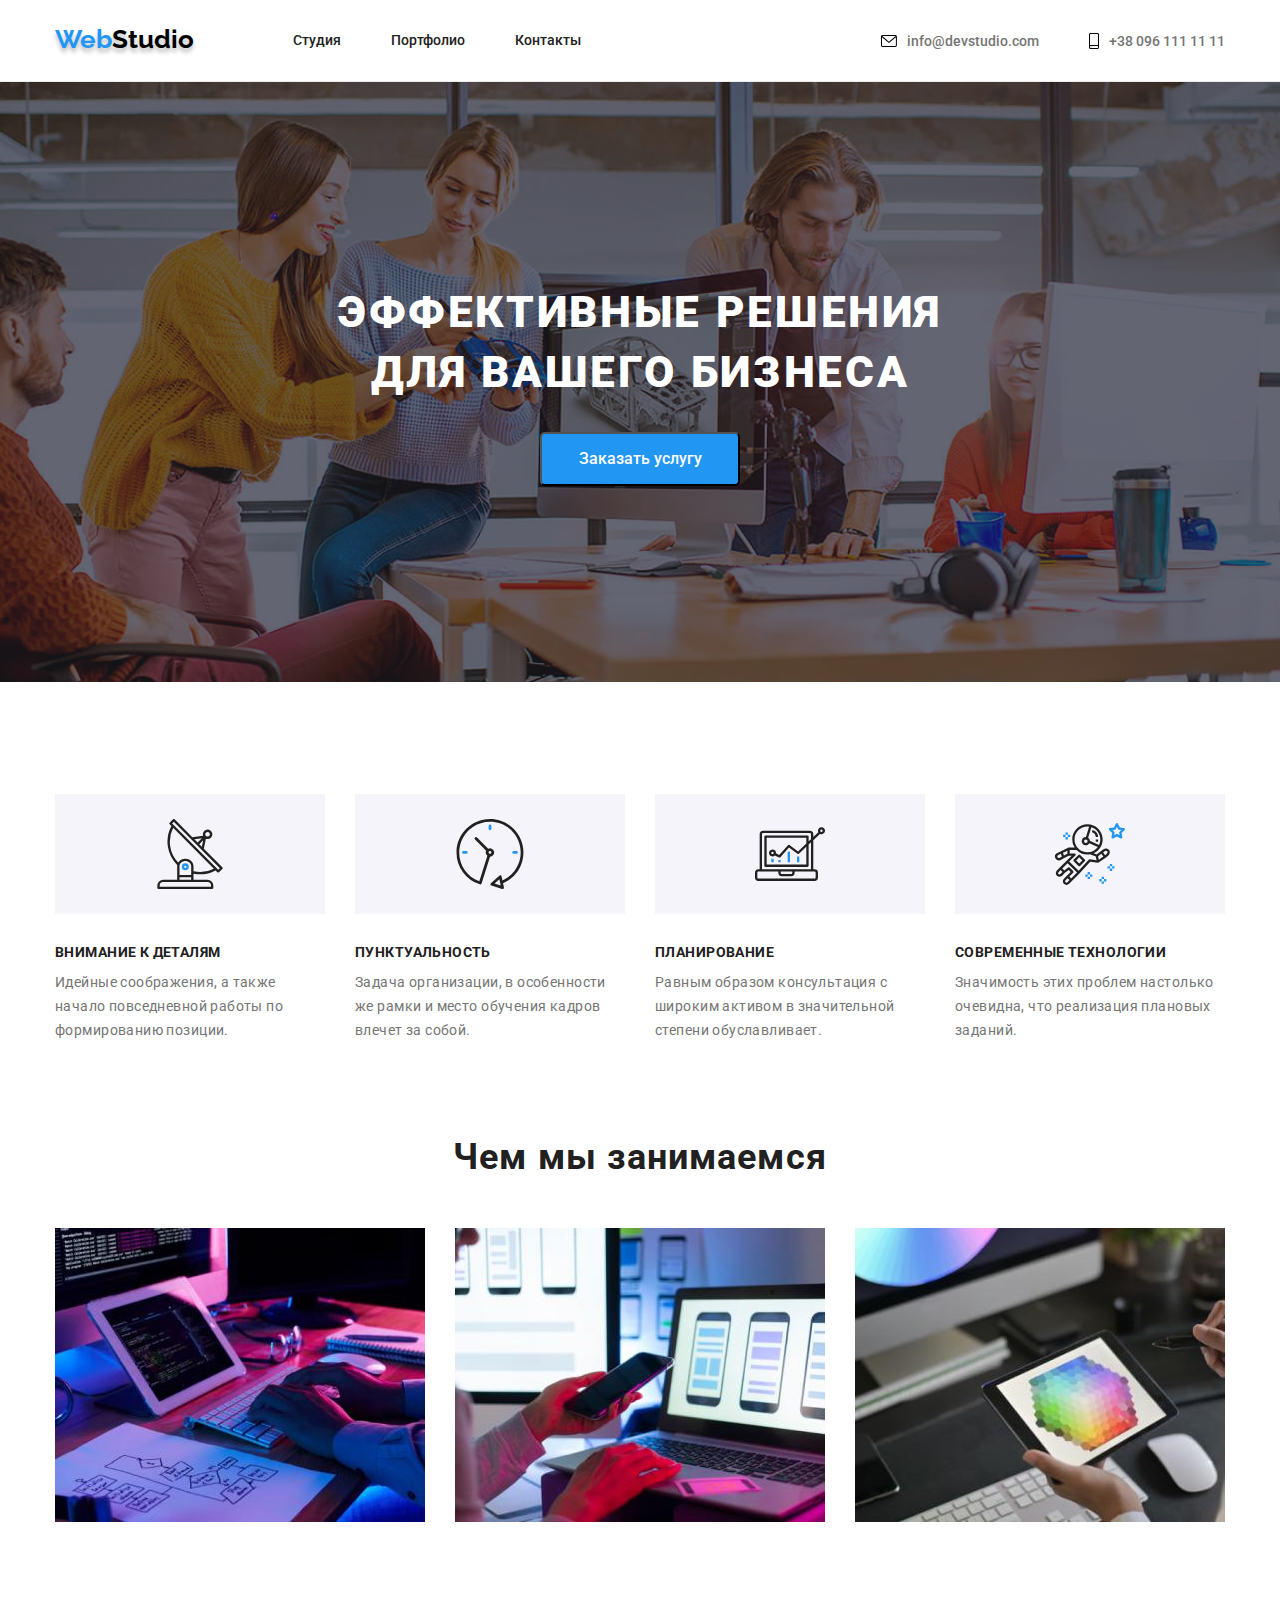
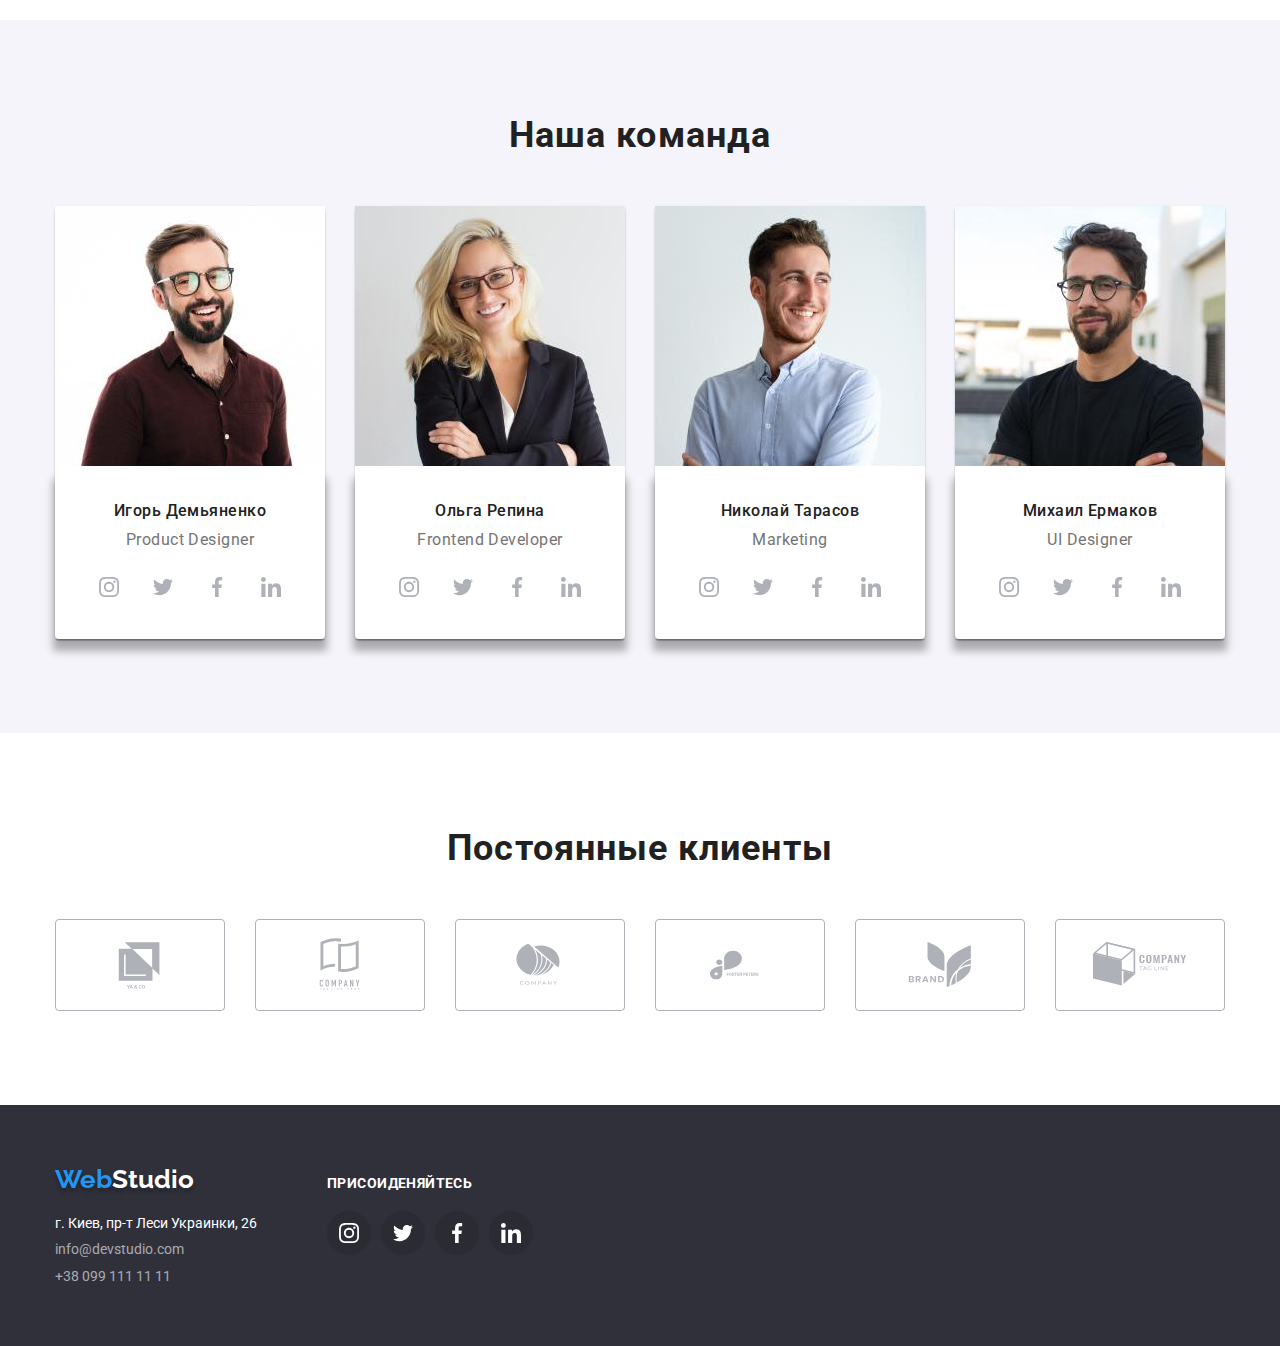
<file: index.html>
<!DOCTYPE html>
<html lang="ru">
<head>
    <meta charset="UTF-8">
    <meta http-equiv="X-UA-Compatible" content="IE=edge">
    <meta name="viewport" content="width=device-width, initial-scale=1.0">
    <title>Document</title>
    <link rel="preconnect" href="https://fonts.googleapis.com">
    <link rel="preconnect" href="https://fonts.gstatic.com" crossorigin>
    <link href="https://fonts.googleapis.com/css2?family=Roboto:wght@400;500;700;900&display=swap" rel="stylesheet">
    <link href="https://fonts.googleapis.com/css2?family=Raleway:wght@700&display=swap" rel="stylesheet">
    <link rel="stylesheet" href="https://cdnjs.cloudflare.com/ajax/libs/modern-normalize/1.0.0/modern-normalize.min.css"/>
    <link rel="stylesheet" href="./css/styles.css">
</head>
<body class="body-main">
    <!--Шапка сайта-->
    <header class="head">
            <div class="container main-nav-flex">
            <a  href="" class="title">Web<span class="accent-main">Studio</span></a>
            <nav>
            <ul class="nav">
                <li class="item"><a href="" class="headline_1">Студия</a></li>
                <li class="item"><a href="./portfolio.html" class="headline_2">Портфолио</a></li>
                <li class="item"><a href="" class="headline_3">Контакты</a></li>
            </ul>
            </nav>
            <ul class="nav-list">
                <li class="item"><a href="mailto:info@devstudio.com"  class="caption_1"  target="_blank" rel="noreferrer noopener">
                    <svg class="icon-mail"><use href="./images/icons-head.svg#mail-new"></use></svg>info@devstudio.com</a></li>
                <li class="item"><a href="tel:+380961111111" class="caption_2">
                    <svg class="icon-smartphone"><use href="./images/icons-head.svg#phone-new"></use></svg>+38 096 111 11 11</a></li>
            </ul>
        </div>
    </header>
    <main>
        <!--Герой-->
        <section class="hero overlay">
            <!-- <div class="overlay"> -->
            <div class="container">
            <h1 class="page-main">Эффективные решения <br> для вашего бизнеса</h1>
           <button type="button" class="btn-main">Заказать услугу</button>
        </div>
        </section>
        <!--Особенности-->
        <section class="hang">
            <div class="container">
            <ul class="content">
                <li class="content-li">
                    <div class="content-box">
                    <svg class="icon-antena"><use href="./images/icons.svg#antenna"></use></svg>
                </div>
                    <h3 class="main-content">Внимание к деталям</h3>
                    <p class="about-main">Идейные соображения, а также <br> начало повседневной работы по <br> формированию позиции.</p>
                </li>
                <li class="content-li">
                    <div class="content-box">
                    <svg class="icon-clock"><use href="./images/icons.svg#clock"></use></svg>
                </div>
                    <h3 class="main-content">Пунктуальность</h3>
                    <p class="about-main">Задача организации, в особенности <br> же рамки и место обучения кадров <br> влечет за собой.</p>
                </li>
                <li class="content-li">
                    <div class="content-box">
                    <svg class="icon-diagram"><use href="./images/icons.svg#diagram"></use></svg>
                </div>
                    <h3 class="main-content">Планирование</h3>
                    <p class="about-main">Равным образом консультация с <br> широким активом в значительной <br> степени обуславливает.</p>
                </li>
                <li class="content-li">
                    <div class="content-box">
                    <svg class="icon-astronaut"><use href="./images/icons.svg#astronaut"></use></svg>
                </div>
                    <h3 class="main-content">Современные технологии</h3>
                    <p class="about-main">Значимость этих проблем настолько <br> очевидна, что реализация плановых <br> заданий.</p>
                </li>
            </ul>
        </div>
        </section>
        <!--Чем занимаемся-->
        <section class="whatwedo">
            <div class="container">
            <h2 class="row-main">Чем мы занимаемся</h2>
        <ul class="content-whatwedo">
            <li class="content-li">
                <img src="./images/box-1.jpg" width="370" alt="Процес№1">
            </li>
            <li class="content-li">
                <img src="./images/box-2.jpg" width="370" alt="Процес№2">
            </li>
            <li class="content-li">
                <img src="./images/box-3.jpg" width="370" alt="Процес№3">
            </li>
        </ul>
    </div>
        </section>
        <!--Наша команда-->
        <section class="our-team">
            <div class="container">
                <h2 class="row-team">Наша команда</h2>           
            <ul class="container-team">
                <li class="content-li">
                        <img src="./images/img-i.jpg" width="270" alt="Фото Игорь">
                    <div class="team-border">
                    <h3 class="team-name">Игорь Демьяненко</h3>
                    <p class="team-position" lang="en">Product Designer</p>
                    <ul class="team-social-list">
                        <li class="team-social-item">
                            <a href="" class="team-social-link">
                                <svg class="team-social-icon">
                                    <use href="./images/icons-team.svg#instagram-team"></use>
                                </svg>
                            </a>
                        </li>
                        <li class="team-social-item">
                            <a href="" class="team-social-link">
                                <svg class="team-social-icon">
                                    <use href="./images/icons-team.svg#twitter-team"></use>
                                </svg>
                            </a>
                        </li>
                        <li class="team-social-item">
                            <a href="" class="team-social-link">
                                <svg class="team-social-icon">
                                    <use href="./images/icons-team.svg#facebook-team"></use>
                                </svg>
                            </a>
                        </li>
                        <li class="team-social-item">
                            <a href="" class="team-social-link">
                                <svg class="team-social-icon">
                                    <use href="./images/icons-team.svg#linkedin-team"></use>
                                </svg>
                            </a>
                        </li>
                    </ul>
                </div>
                </li>
                <li class="content-li">
                    <img src="./images/img-o.jpg" width="270" alt="Фото Ольга">
                    <div class="team-border">
                    <h3 class="team-name">Ольга Репина</h3>
                    <p class="team-position" lang="en">Frontend Developer</p>
                    <ul class="team-social-list">
                        <li class="team-social-item">
                            <a href="" class="team-social-link">
                                <svg class="team-social-icon">
                                    <use href="./images/icons-team.svg#instagram-team"></use>
                                </svg>
                            </a>
                        </li>
                        <li class="team-social-item">
                            <a href="" class="team-social-link">
                                <svg class="team-social-icon">
                                    <use href="./images/icons-team.svg#twitter-team"></use>
                                </svg>
                            </a>
                        </li>
                        <li class="team-social-item">
                            <a href="" class="team-social-link">
                                <svg class="team-social-icon">
                                    <use href="./images/icons-team.svg#facebook-team"></use>
                                </svg>
                            </a>
                        </li>
                        <li class="team-social-item">
                            <a href="" class="team-social-link">
                                <svg class="team-social-icon">
                                    <use href="./images/icons-team.svg#linkedin-team"></use>
                                </svg>
                            </a>
                        </li>
                    </ul>
                </div>
                </li>
                <li class="content-li">
                    <img src="./images/img-n.jpg" width="270" alt="Фото Николай">
                    <div class="team-border">
                    <h3 class="team-name">Николай Тарасов</h3>
                    <p class="team-position" lang="en">Marketing</p>
                    <ul class="team-social-list">
                        <li class="team-social-item">
                            <a href="" class="team-social-link">
                                <svg class="team-social-icon">
                                    <use href="./images/icons-team.svg#instagram-team"></use>
                                </svg>
                            </a>
                        </li>
                        <li class="team-social-item">
                            <a href="" class="team-social-link">
                                <svg class="team-social-icon">
                                    <use href="./images/icons-team.svg#twitter-team"></use>
                                </svg>
                            </a>
                        </li>
                        <li class="team-social-item">
                            <a href="" class="team-social-link">
                                <svg class="team-social-icon">
                                    <use href="./images/icons-team.svg#facebook-team"></use>
                                </svg>
                            </a>
                        </li>
                        <li class="team-social-item">
                            <a href="" class="team-social-link">
                                <svg class="team-social-icon">
                                    <use href="./images/icons-team.svg#linkedin-team"></use>
                                </svg>
                            </a>
                        </li>
                    </ul>
                </div>
                </li>
                <li class="content-li">
                    <img src="./images/img-m.jpg" width="270" alt="Фото Михаил">
                    <div class="team-border">
                    <h3 class="team-name">Михаил Ермаков</h3>
                    <p class="team-position" lang="en">UI Designer</p>
                    <ul class="team-social-list">
                        <li class="team-social-item">
                            <a href="" class="team-social-link">
                                <svg class="team-social-icon">
                                    <use href="./images/icons-team.svg#instagram-team"></use>
                                </svg>
                            </a>
                        </li>
                        <li class="team-social-item">
                            <a href="" class="team-social-link">
                                <svg class="team-social-icon">
                                    <use href="./images/icons-team.svg#twitter-team"></use>
                                </svg>
                            </a>
                        </li>
                        <li class="team-social-item">
                            <a href="" class="team-social-link">
                                <svg class="team-social-icon">
                                    <use href="./images/icons-team.svg#facebook-team"></use>
                                </svg>
                            </a>
                        </li>
                        <li class="team-social-item">
                            <a href="" class="team-social-link">
                                <svg class="team-social-icon">
                                    <use href="./images/icons-team.svg#linkedin-team"></use>
                                </svg>
                            </a>
                        </li>
                    </ul>
                </div>
                </li>
            </ul>
        </div>
        </section>
    </main>
    <section class="customers-section">
        <div class="container">
            <h2 class="customers">Постоянные клиенты</h2>
            <ul class="customers-list">
                <li class="customers-item"><a href="" class="customers-link">
                    <svg class="customers-icon">
                        <use href="./images/icons.svg#Logo"></use>
                    </svg>
                </a></li>
                <li class="customers-item"><a href="" class="customers-link">
                    <svg class="customers-icon">
                        <use href="./images/icons.svg#Logo-1"></use>
                    </svg>
                </a></li>
                <li class="customers-item"><a href="" class="customers-link">
                    <svg class="customers-icon">
                        <use href="./images/icons.svg#Logo-2"></use>
                    </svg>
                </a></li>
                <li class="customers-item"><a href="" class="customers-link">
                    <svg class="customers-icon">
                        <use href="./images/icons.svg#Logo-3-new"></use>
                    </svg>
                </a></li>
                <li class="customers-item"><a href="" class="customers-link">
                    <svg class="customers-icon">
                        <use href="./images/icons.svg#Logo-4"></use>
                    </svg>
                </a></li>
                <li class="customers-item"><a href="" class="customers-link">
                    <svg class="customers-icon">
                        <use href="./images/icons.svg#Logo-5"></use>
                    </svg>
                </a></li>
            </ul>
        </div>
    </section>
    <!--Футер-->
    <footer class="footer-main">
        <div class="container footer">
            <div class="href-address">
            <a href="" class="title-down">Web<span class="accent-footer">Studio</span></a>
        <address>
        <p class="address">г. Киев, пр-т Леси Украинки, 26</p>
        <ul class="container-foot">
            <li class="content-li">
                <a href="mailto:info@devstudio.com" class="mail"  target="_blank" rel="noreferrer noopener" >info@devstudio.com</a>   
            </li>
            <li class="content-li">
                <a href="" class="tel">+38 099 111 11 11</a>
            </li>
        </ul>
    </address>
</div>
<div class="h3-ul">
    <h3 class="comein">ПРИСОИДЕНЯЙТЕСЬ</h3>
    <ul class="footer-social-list">
        <li class="footer-social-item">
            <a href="" class="footer-social-link">
                <svg class="footer-social-icon">
                    <use href="./images/icons-foot.svg#instagram-foot"></use>
                </svg>
            </a>
        </li>
        <li class="footer-social-item">
            <a href="" class="footer-social-link">
                <svg class="footer-social-icon">
                    <use href="./images/icons-foot.svg#twitter-foot"></use>
                </svg>
            </a>
        </li>
        <li class="footer-social-item">
            <a href="" class="footer-social-link">
                <svg class="footer-social-icon">
                    <use href="./images/icons-foot.svg#facebook-foot"></use>
                </svg>
            </a>
        </li>
        <li class="footer-social-item">
            <a href="" class="footer-social-link">
                <svg class="footer-social-icon">
                    <use href="./images/icons-foot.svg#linkedin-foot"></use>
                </svg>
            </a>
        </li>
    </ul>
</div>
</div>
    </footer>
</body>
</html>
</file>
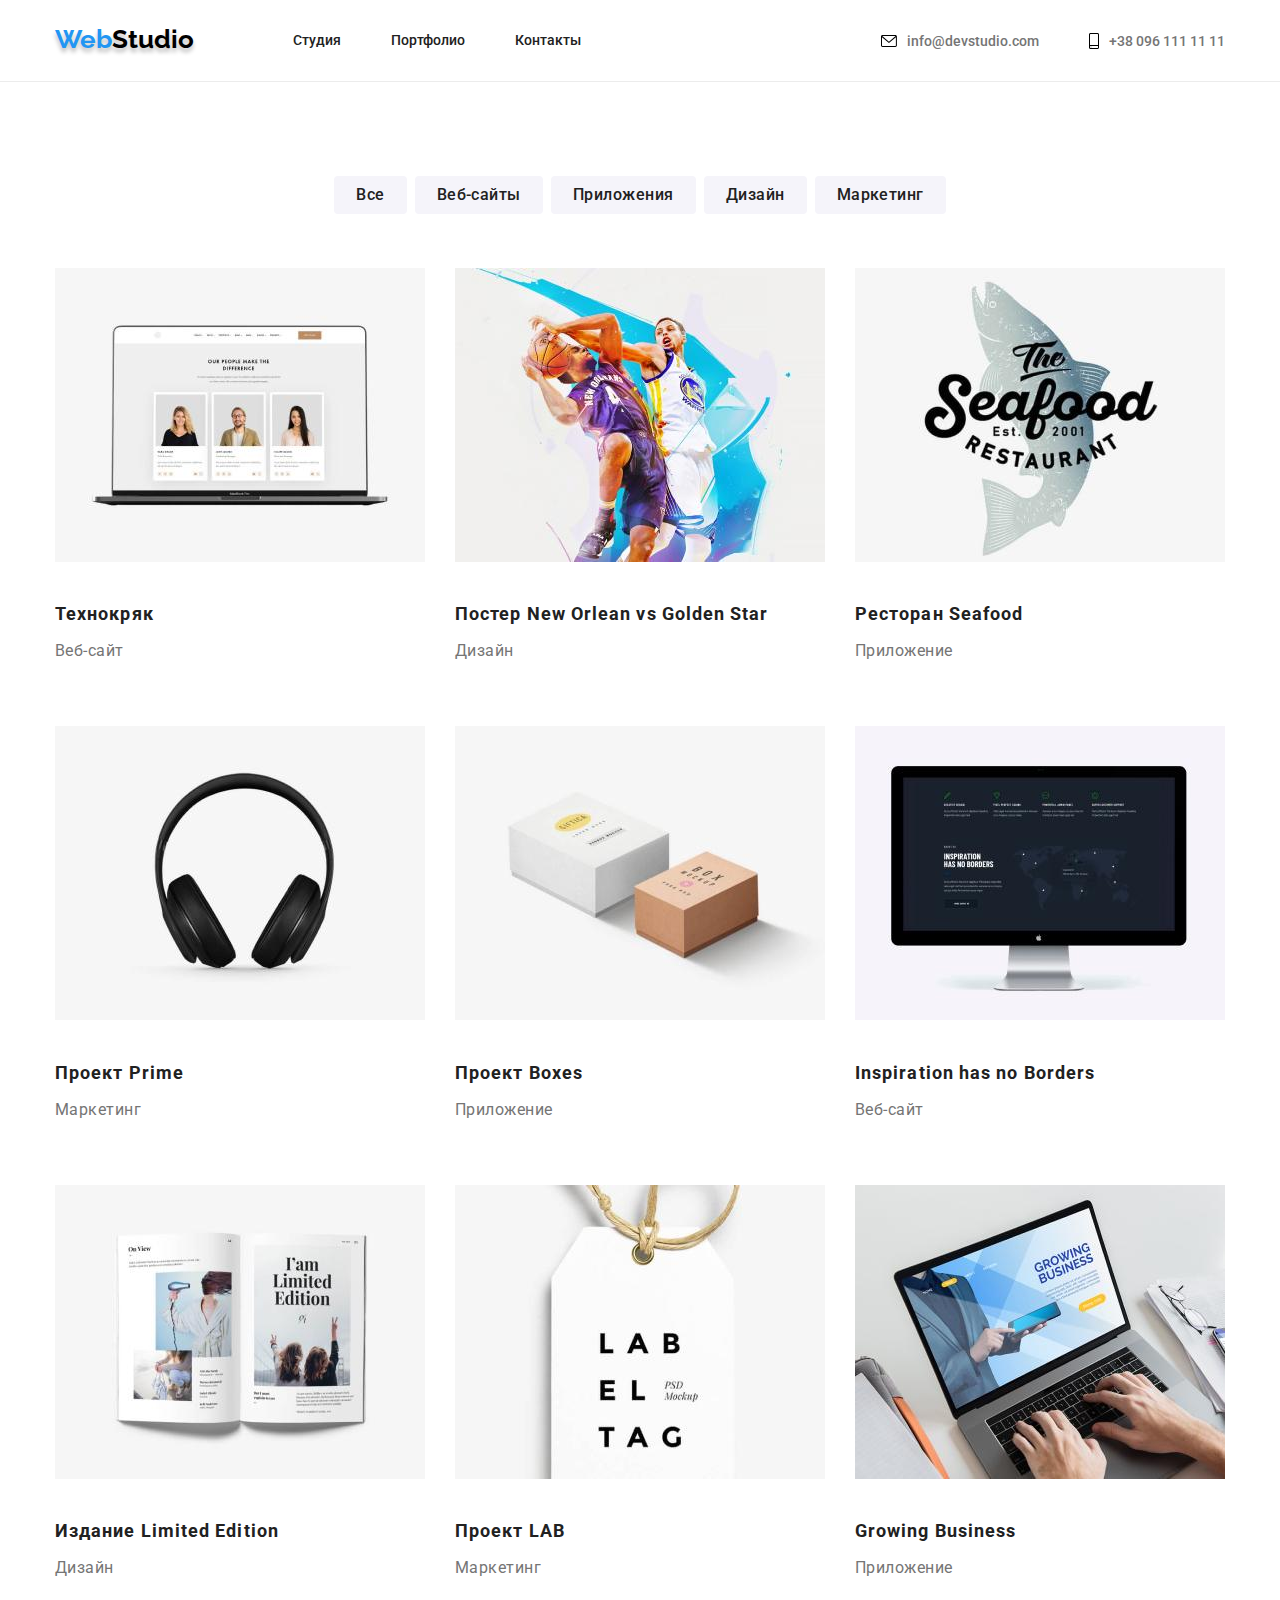
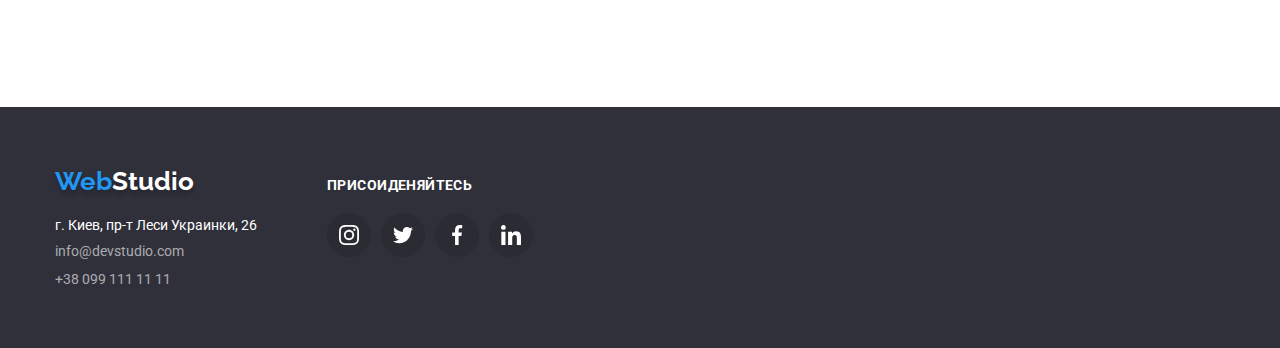
<file: portfolio.html>
<!DOCTYPE html>
<html lang="ru">
<head>
    <meta charset="UTF-8">
    <meta http-equiv="X-UA-Compatible" content="IE=edge">
    <meta name="viewport" content="width=device-width, initial-scale=1.0">
    <title>Document</title>
    <link rel="preconnect" href="https://fonts.googleapis.com">
<link rel="preconnect" href="https://fonts.gstatic.com" crossorigin>
<link href="https://fonts.googleapis.com/css2?family=Roboto:wght@400;500;700&display=swap" rel="stylesheet">
<link rel="preconnect" href="https://fonts.googleapis.com">
<link rel="preconnect" href="https://fonts.gstatic.com" crossorigin>
<link href="https://fonts.googleapis.com/css2?family=Raleway:wght@700&display=swap" rel="stylesheet">
<link rel="stylesheet" href="https://cdnjs.cloudflare.com/ajax/libs/modern-normalize/1.0.0/modern-normalize.min.css"/>
<link rel="stylesheet" href="./css/styles.css">
</head>
<body class="body-main">
    <!--Шапка подсайта-->
    <header class="head">
        <div class="container main-nav-flex">
        <a  href="" class="title">Web<span class="accent-main">Studio</span></a>
        <nav>
        <ul class="nav">
            <li class="item"><a href="" class="headline_1">Студия</a></li>
            <li class="item"><a href="./portfolio.html" class="headline_2">Портфолио</a></li>
            <li class="item"><a href="" class="headline_3">Контакты</a></li>
        </ul>
        </nav>
        <ul class="nav-list">
            <li class="item"><a href="mailto:info@devstudio.com"  class="caption_1"  target="_blank" rel="noreferrer noopener">
                <svg class="icon-mail"><use href="./images/icons-head.svg#mail-new"></use></svg>info@devstudio.com</a></li>
            <li class="item"><a href="tel:+380961111111" class="caption_2">
                <svg class="icon-smartphone"><use href="./images/icons-head.svg#phone-new"></use></svg>+38 096 111 11 11</a></li>
        </ul>
    </div>
</header>
        <!--Навигация-->
        <main class="main">
            <section class="main-sect">
            <div class="container">
                    <h2 hidden>Навигация</h2>
                    <ul class="row">
                        <li class="content-li"><button  type="button" class="btn">Все</button></li>
                        <li class="content-li"><button  type="button" class="btn">Веб-сайты</button></li>
                        <li class="content-li"><button  type="button" class="btn">Приложения</button></li>
                        <li class="content-li"><button  type="button" class="btn">Дизайн</button></li>
                        <li class="content-li"><button  type="button" class="btn">Маркетинг</button></li>
                    </ul>
    
        <!--Все Портфолио-->

                    <ul class="list">
                        <li class="content-li"><img src="./images/img-1.jpg"  width="370" height="294" alt="Постер№1">
                            <div class="team-border-portf">
                        <h2 class="list-name">Технокряк</h2>
                        <p class="list-surname">Веб-сайт</p>
                    </div>
                        </li>
                        <li class="content-li"><img src="./images/img-2.jpg" width="370" height="294" alt="Постер№2">
                            <div class="team-border-portf">
                            <h2 class="list-name" lang="en">Постер New Orlean vs Golden Star</h2>
                            <p class="list-surname">Дизайн</p>
                        </div>
                            </li>
                            <li class="content-li"><img src="./images/img-3.jpg" width="370" height="294" alt="Постер№3">
                                <div class="team-border-portf">
                                <h2 class="list-name" lang="en">Ресторан Seafood</h2>
                                <p class="list-surname">Приложение</p>
                            </div>
                                </li>
                                <li class="content-li"><img src="./images/img-4.jpg" width="370" height="294" alt="Постер№4">
                                    <div class="team-border-portf">
                                    <h2 class="list-name" lang="en">Проект Prime</h2>
                                    <p class="list-surname">Маркетинг</p>
                                </div>
                                    </li>
                                    <li class="content-li"><img src="./images/img-5.jpg" width="370" height="294" alt="Постер№5">
                                        <div class="team-border-portf"> 
                                        <h2 class="list-name" lang="en">Проект Boxes</h2>
                                        <p class="list-surname">Приложение</p>
                                    </div>  
                                        </li>
                                        <li class="content-li"><img src="./images/img-6.jpg" width="370" height="294" alt="Постер№6">
                                            <div class="team-border-portf">
                                            <h2 class="list-name" lang="en">Inspiration has no Borders</h2>
                                            <p class="list-surname">Веб-сайт</p>
                                        </div>
                                            </li>
                                            <li class="content-li"><img src="./images/img-7.jpg" width="370" height="294" alt="Постер№7">
                                                <div class="team-border-portf">
                                                <h2 class="list-name" lang="en">Издание Limited Edition</h2>
                                                <p class="list-surname">Дизайн</p>
                                            </div>
                                                </li>
                                                <li class="content-li"><img src="./images/img-8.jpg" width="370" height="294" alt="Постер№8">
                                                    <div class="team-border-portf">
                                                    <h2 class="list-name" lang="en">Проект LAB</h2>
                                                    <p class="list-surname">Маркетинг</p>
                                                </div>
                                                    </li>
                                                    <li class="content-li"><img src="./images/img-9.jpg" width="370" height="294" alt="Постер№9">
                                                        <div class="team-border-portf">
                                                        <h2 class="list-name" lang="en">Growing Business</h2>
                                                        <p class="list-surname">Приложение</p>
                                                    </div>
                                                        </li>
                        </ul>
                    </div>
                </section>
        </main>
        <!--Футер-->
        <footer class="footer-main">
            <div class="container footer">
                <div class="href-address">
                <a href="" class="title-down">Web<span class="accent-footer">Studio</span></a>
            <address>
            <p class="address">г. Киев, пр-т Леси Украинки, 26</p>
            <ul class="container-foot">
                <li class="content-li">
                    <a href="mailto:info@devstudio.com" class="mail"  target="_blank" rel="noreferrer noopener" >info@devstudio.com</a>   
                </li>
                <li class="content-li">
                    <a href="" class="tel">+38 099 111 11 11</a>
                </li>
            </ul>
        </address>
    </div>
    <div class="h3-ul">
        <h3 class="comein">ПРИСОИДЕНЯЙТЕСЬ</h3>
        <ul class="footer-social-list">
            <li class="footer-social-item">
                <a href="" class="footer-social-link">
                    <svg class="footer-social-icon">
                        <use href="./images/icons-foot.svg#instagram-foot"></use>
                    </svg>
                </a>
            </li>
            <li class="footer-social-item">
                <a href="" class="footer-social-link">
                    <svg class="footer-social-icon">
                        <use href="./images/icons-foot.svg#twitter-foot"></use>
                    </svg>
                </a>
            </li>
            <li class="footer-social-item">
                <a href="" class="footer-social-link">
                    <svg class="footer-social-icon">
                        <use href="./images/icons-foot.svg#facebook-foot"></use>
                    </svg>
                </a>
            </li>
            <li class="footer-social-item">
                <a href="" class="footer-social-link">
                    <svg class="footer-social-icon">
                        <use href="./images/icons-foot.svg#linkedin-foot"></use>
                    </svg>
                </a>
            </li>
        </ul>
    </div>
    </div>
        </footer>
</body>
</html>
</file>
<file: css/styles.css>
/* PORTFOLIO */


a{
    text-decoration: none;
}
li{
    list-style: none;
}


body{
    font-family: 'Roboto', sans-serif;
 
}

.container{
    margin-left: auto;
    margin-right: auto;
    width: 1200px;
    padding-left: 15px;
    padding-right: 15px;
}

.main-sect{
 padding-top: 94px;
 padding-bottom: 94px;
}


/* WebStudio */

.title{
margin-right: 93px;
display: inline-block;
font-family: 'Raleway', sans-serif;
font-style: normal;
font-weight: bold;
font-size: 26px;
width: 145px;
height: 31px;
color: #2196F3;

text-shadow: 0px 4px 4px rgba(0, 0, 0, 0.25);
}
.accent-main{
    color:black;
}

/* Menu nav */
.nav{
    display: flex;
    padding: 0px;
    margin: 0px;
}

.nav .item{
    margin-right: 50px;
}

.nav .item:nth-child(3n){
    margin-right: 0px;
}

.nav-list{
    display: flex;
    margin-left: auto;
    margin-top: 0px;
    margin-bottom: 0px;
    padding-left: 0px;
}


.nav-list .item{
    margin-left: 50px;
}



.nav-list .item:first-child{
    margin-left: 0px;
}

.main-nav-flex{
    display: flex;
    align-items: center;

}

.head{
    border-bottom: 1px solid #ECECEC;
    padding-top: 25px;
    padding-bottom: 25px;

}

.headline_1{
font-weight: 500;
font-size: 14px;
line-height: 16px;
color: #212121;
}
.headline_1:hover{color:#2196F3;}

.headline_2{
font-weight: 500;
font-size: 14px;
line-height: 16px;
color: #212121;
}
.headline_2:hover{color: #2196F3;}

.headline_3{
font-weight: 500;
font-size: 14px;
line-height: 16px;
color: #212121
}
.headline_3:hover{color:#2196F3;}

.caption_1{
    display: flex;
    align-items: center;
    font-weight: 500;
    font-size: 14px;
    line-height: 16px;
    color: #757575;
}
.caption_1:hover,
.caption_1:focus{
    color: #2196F3;
    fill: #2196F3;
}


.caption_2{
    display: flex;
    align-items: center;
    font-weight: 500;
    font-size: 14px;
    line-height: 16px;
    color: #757575;
}
.caption_2:hover,
.caption_2:focus{
    color: #2196F3;
    fill: #2196F3;
}


/* Main nav */




.row{
    padding: 0px;
    margin-bottom: 54px;
    margin-top: 0px;
    display: flex;
    justify-content: center;
}

.row .content-li{
    margin-right: 8px;

}


.row .content-li:nth-child(5n){
    margin-right: 0px;
}



.btn{
    padding-top: 6px;
    padding-bottom: 6px;
    padding-right: 22px;
    padding-left: 22px;
    font-weight: 500;
    font-size: 16px;
    line-height: 26px;
    letter-spacing: 0.03em;
    color: #212121;
    font-family: inherit;
    background-color: #F5F4FA;
    border: none;
    border-radius: 4px;
}

.btn:hover,
.btn:focus{
    background-color: #2196F3;
    box-shadow: 0 10px 10px -5px rgba(0, 0, 0, 0.3);
}



.list{
    display: flex;
    flex-wrap: wrap;
    padding: 0px;
    margin: 0px;
}

.list .content-li{
    margin-right: 30px;
    margin-bottom: 30px;
}

.team-border-portf{
padding-top: 30px;
padding-bottom: 30px;
}

.list .content-li:hover{
    box-shadow: 0 10px 10px -5px rgba(0, 0, 0, 0.3);
}

.list .content-li:nth-child(3n){
    margin-right: 0px;
}

.list .content-li:nth-child(n + 7){
    margin-bottom: 0px;
}


.list-name{
padding: 0px;
margin-bottom: 4px;
margin-top: 0px;
font-style: normal;
font-weight: bold;
font-size: 18px;
line-height: 36px;
letter-spacing: 0.06em;
color: #212121;
}

.list-surname{
padding: 0px;
margin: 0px;
font-style: normal;
font-weight: normal;
font-size: 16px;
line-height: 30px;
letter-spacing: 0.03em;
color: #757575;
}

.list .content-li .team-border{
    padding: 20px 24px;
    border-right: 1px solid #EEEEEE;
    border-left: 1px solid #EEEEEE;
    border-bottom: 1px solid #EEEEEE;
    }



    /* Footer */

.footer-main{
background-color: #2F303A;
padding-top: 60px;
padding-bottom: 60px;
}
        
.footer-border{
padding-left: 215px;
}
        
.container-foot{
padding: 0px;
margin: 0px;
}
        
.container-foot .content-li{
margin-bottom: 9px;
}

.container-foot .content-li:nth-child(2n){
    margin-bottom: 0px;
}

.footer{
    display: flex;
    align-items: baseline;
}

.h3-ul{
    margin-left: 70px;
}


.title-down{
margin-bottom: 20px;
display: inline-block;
font-family: 'Raleway', sans-serif;
font-style: normal;
font-weight: bold;
font-size: 26px;
color: #2196F3;
text-shadow:  0px 4px 4px rgba(0, 0, 0, 0.25);
}
.accent-footer{
    color:#FFFFFF;
}


.comein{
padding: 0px;
margin-bottom: 20px;
margin-top: 0px;
font-family: inherit;
font-style: normal;
font-weight: bold;
font-size: 14px;
line-height: 16px;
letter-spacing: 0.03em;
text-transform: uppercase;
color: #FFFFFF;
}

.footer-social-list{
    padding: 0px;
    margin: 0px;
    display: flex;
    justify-content: center;
}

.footer-social-item{
    width: 44px;
    height: 44px;
    margin-right: 10px;
    /* fill: #FFFFFF; */
}


.footer-social-item:nth-child(4n){
    margin-right: 0px;
}

.footer-social-icon{
    width: 20px;
    height: 20px;
}

.footer-social-link{
        width: 100%;
        height: 100%;
        border-radius: 50%;
        display: flex;
        align-items: center;
        justify-content: center;
        background-color:#2a2b33de;
    }
    
    .footer-social-link:hover,
    .footer-social-link:focus{
        background-color: #2196F3;
    }
    
    .footer-social-link:hover .footer-social-icon,
    .footer-social-link:focus .footer-social-icon{
     fill: #FFFFFF;
}





/* Adress nav */

.address{
padding: 0px;
margin-top: 0px;
margin-bottom: 9px;
font-size: 14px;
font-style: normal;
color: #FFFFFF;
}
.mail{
font-size: 14px;
font-style: normal;
color: #FFFFFF99;
}
.tel{
font-size: 14px;
font-style: normal;
color: #FFFFFF99;
}


/* MAIN PAGE */


.body-main{

background-color: #FFFFFF;
}



.hero{
/* padding-top: 200px;
padding-bottom: 200px; */
text-align: center;
/* background-color: #2F303A; */
}

.overlay{
    max-width: 1600px;
    height: 600px;
    margin-left: auto;
    margin-right: auto;
    background-image:linear-gradient(rgba(47, 48, 58, 0.4), rgba(47, 48, 58, 0.4)), url(../images/Img-overlay.jpg);
    background-position: center;
    background-size: cover;
    background-repeat: no-repeat;
    background-color: #2F303A;
}

.page-main{
/* padding: 0px; */
margin: 0px;
padding-top: 200px;
font-weight: 900;
font-size: 44px;
line-height: 60px;
letter-spacing: 0.06em;
text-transform: uppercase;
color: #FFFFFF;
}

.overlay .btn-main{
min-width: 200px;
border-radius: 5px;
padding: 12px 32px;
margin-top: 30px;
font-weight: 500;
font-size: 16px;
line-height: 26px;
text-align: center;
background: #2196F3;
color: white;
font-family: inherit;
}

.hang{
    padding-top: 112px;
}


.content{
 display: flex;
 margin: 0px;
 padding: 0px;
}

.content .content-li{
flex-basis: calc(100% / 4);
margin-right: 30px;
}

.content .content-li:nth-child(4n) {
margin-right: 0px;
}


.main-content{
    margin-top: 0px;
    margin-bottom: 10px;
    font-weight: bold;
    font-size: 14px;
    line-height: 16px;
    letter-spacing: 0.03em;
    color: #212121;
    text-transform: uppercase;
}

.about-main{
margin: 0px;
padding: 0px;
font-style: normal;
font-weight: normal;
font-size: 14px;
line-height: 24px;
letter-spacing: 0.03em;
color: #757575;
}

.whatwedo{
    padding-top: 94px;
    padding-bottom: 94px;
}

.content-whatwedo{
    display: flex;
    padding: 0px;
    margin: 0px;
}

.content-whatwedo .content-li{
    padding: 0px;
    margin: 0px;
    width: 370px;
    margin-right: 30px;
}

.content-whatwedo .content-li:nth-child(3n){
    margin-right: 0px;
}

.row-main{
    margin-bottom: 50px;
    margin-top: 0px;
    text-align: center;
    font-style: normal;
    font-weight: bold;
    font-size: 36px;
    line-height: 42px;
    letter-spacing: 0.03em;
    color: #212121;
}


.our-team{ 
    padding-top: 94px;
    padding-bottom: 94px;
    background-color: #F5F4FA;
    }

.row-team{
    margin-bottom: 50px;
    margin-top: 0px;
    text-align: center;
    font-weight: bold;
    font-size: 36px;
    line-height: 42px;
    letter-spacing: 0.03em;
    color: #212121;
}

.container-team{
margin: 0px;
padding: 0px;
display: flex;
text-align: center;
}

.container-team .content-li{
    width: 270px;
    margin-right: 30px;
    background-color: #FFFFFF;
    border-radius: 4px;
    box-shadow: 0px 1px 3px rgba(0, 0, 0, 0.12), 0px 1px 1px rgba(0, 0, 0, 0.14), 0px 2px 1px rgba(0, 0, 0, 0.2);;
    
}


.container-team .content-li:nth-child(4n){
    margin-right: 0px;
}

.team-border{
padding-top: 30px;
padding-bottom: 30px;
box-shadow: 0px 10px 8px 2px rgba(0, 0, 0, 0.3);
}

.team-name{
padding: 0px;
margin-bottom: 10px;
margin-top: 0px;
font-style: normal;
font-weight: 500;
font-size: 16px;
line-height: 19px;
letter-spacing: 0.03em;
color: #212121;
}

.team-position{
padding: 0px;
margin: 0px;
font-style: normal;
font-weight: normal;
font-size: 16px;
line-height: 19px;
letter-spacing: 0.03em;
color: #757575;
}

.team-social-list{
    padding: 0px;
    margin-top: 16px;
    display: flex;
    justify-content: center;
}

.team-social-item{
    width: 44px;
    height: 44px;
}

.team-social-item + .team-social-item{
    margin-left: 10px;
}

.team-social-link{
    width: 100%;
    height: 100%;
    border-radius: 50%;
    display: flex;
    align-items: center;
    justify-content: center;
    fill: #AFB1B8;

}

.team-social-link:hover,
.team-social-link:focus{
    background-color: #2196F3;
    fill: #FFFFFF;
}



.team-social-item:hover,
.team-social-item:focus{
/* background-color: #2196F3; */
border-radius: 50%;
}



.team-social-icon{
    width: 20px;
    height: 20px; 
} 

/* .team-social-icon:hover,
.team-social-icon:focus{
    fill: #FFFFFF;
} */

.icon-mail{
    width: 16px;
    height: 12px;
    margin-right: 10px;
}



.icon-smartphone{
    width: 10px;
    height: 16px;
    margin-right: 10px;
}

.customers-list{
    display: flex;
    padding: 0px;
    margin: 0px;
}


.customers-icon{
    width: 106px;
    height: 60px;
    background-position: center;
    /* fill: #AFB1B8; */
}


.customers-item{
    margin-right: 30px;
    width: 170px;
    height: 92px;
}


.customers-link{
    display: flex;
    align-items: center;
    justify-content: center;
    width: 100%;
    height: 100%;
    border: 1px solid;
    border-radius: 4px;
    border-color: #AFB1B8;
    fill: #AFB1B8;
}

.customers-link:hover,
.customers-link:focus{
    border-color: #2196F3;
    fill: #2196F3;
}

.customers-item:nth-child(6n){
    margin-right: 0px;
}

.customers-section{
    margin-top: 94px;
    margin-bottom: 94px;
}

.customers{
    padding-bottom: 50px;
    margin: 0px;
    text-align: center;
    font-weight: bold;
    font-size: 36px;
    line-height: 42px;
    letter-spacing: 0.03em;
    color: #212121;
}




.content-box{
    display: flex;
    justify-content: center;
    align-items: center;
    height: 120px;
    width: 270px;
    background-color: #F5F4FA;
    margin-bottom: 30px;
}

.icon-antena{
    width: 70px;
    height: 70px;
    background-position: center;
}

.icon-clock{
    width: 70px;
    height: 70px;
}

.icon-diagram{
    width: 70px;
    height: 70px;
}

.icon-astronaut{
    width: 70px;
    height: 70px;
}
</file>
